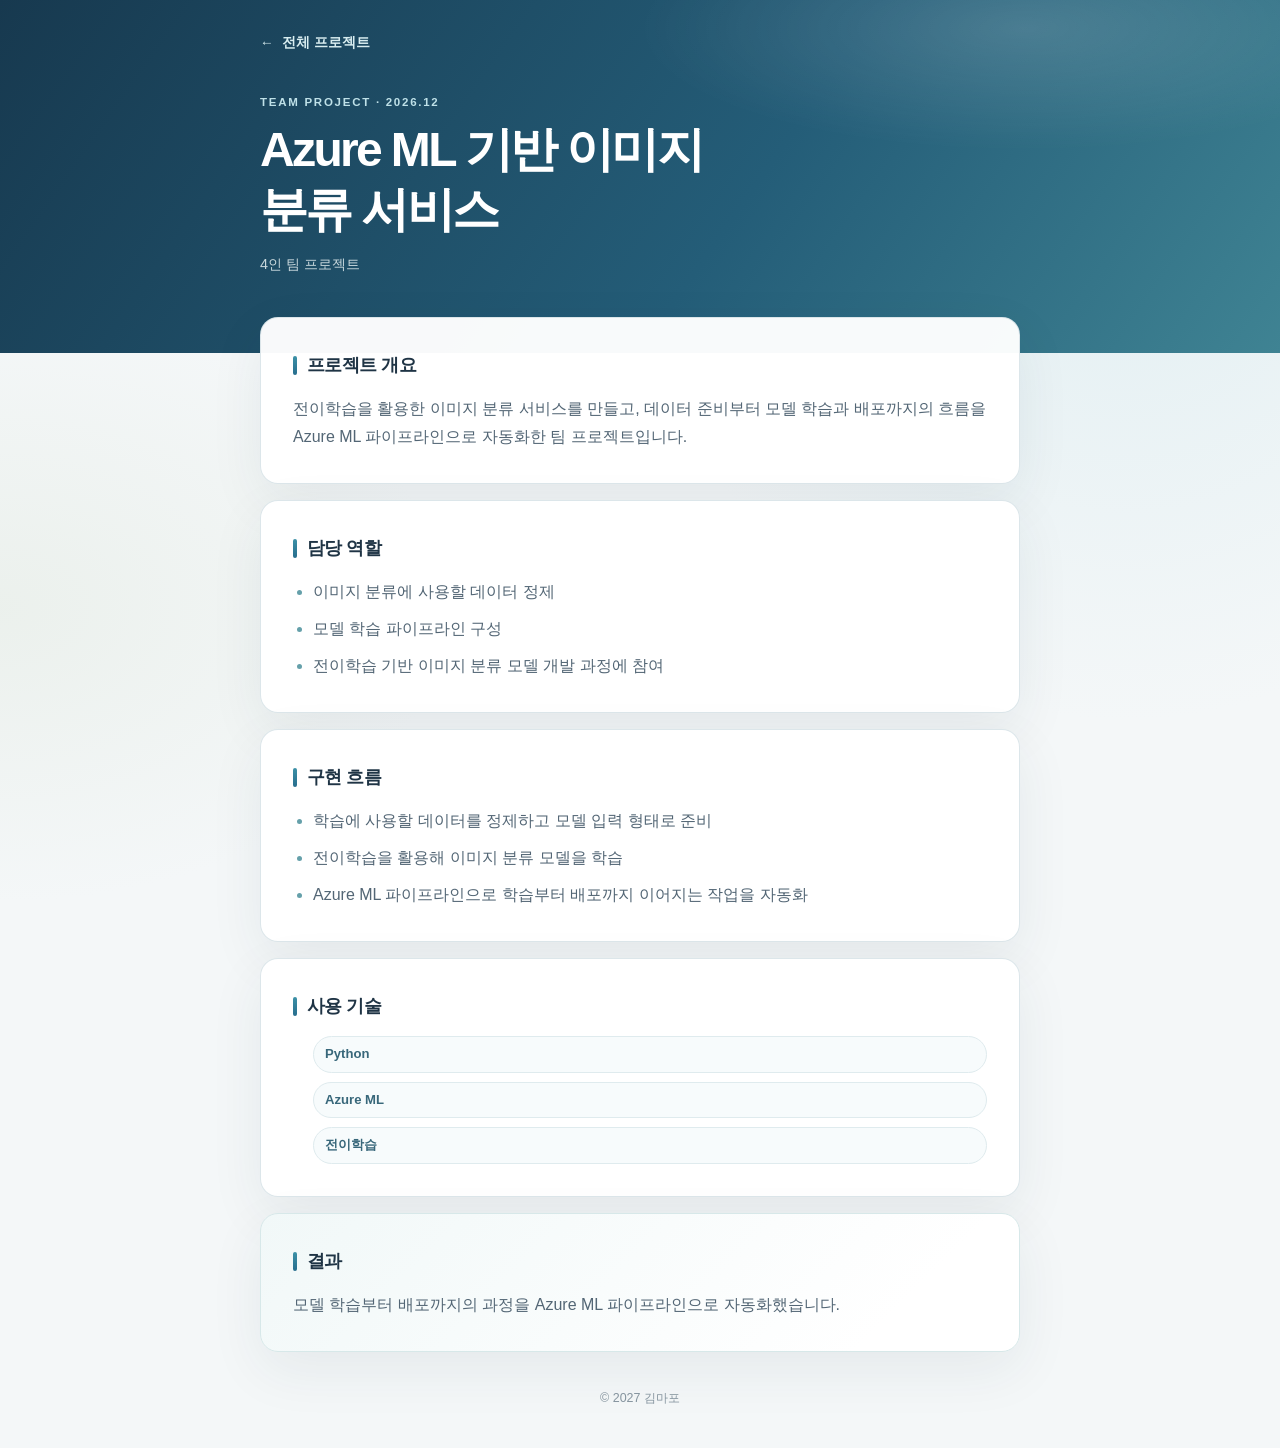
<file: project-azure-ml.html>
<!DOCTYPE html>
<html lang="ko">
  <head>
    <meta charset="utf-8">
    <meta name="viewport" content="width=device-width, initial-scale=1">
    <meta name="description" content="Azure ML 기반 이미지 분류 서비스 팀 프로젝트 상세">
    <title>Azure ML 이미지 분류 서비스 | 김마포</title>
    <link rel="stylesheet" href="style.css">
  </head>
  <body>
    <header class="detail-hero">
      <div class="detail-hero-inner">
        <a class="back-link" href="index.html#projects"><span aria-hidden="true">←</span> 전체 프로젝트</a>
        <p class="detail-kicker">TEAM PROJECT · 2026.12</p>
        <h1>Azure ML 기반 이미지 분류 서비스</h1>
        <p class="detail-meta">4인 팀 프로젝트</p>
      </div>
    </header>
    <main class="detail-main">
      <section class="detail-card">
        <h2>프로젝트 개요</h2>
        <p>전이학습을 활용한 이미지 분류 서비스를 만들고, 데이터 준비부터 모델 학습과 배포까지의 흐름을 Azure ML 파이프라인으로 자동화한 팀 프로젝트입니다.</p>
      </section>
      <section class="detail-card">
        <h2>담당 역할</h2>
        <ul>
          <li>이미지 분류에 사용할 데이터 정제</li>
          <li>모델 학습 파이프라인 구성</li>
          <li>전이학습 기반 이미지 분류 모델 개발 과정에 참여</li>
        </ul>
      </section>
      <section class="detail-card">
        <h2>구현 흐름</h2>
        <ul>
          <li>학습에 사용할 데이터를 정제하고 모델 입력 형태로 준비</li>
          <li>전이학습을 활용해 이미지 분류 모델을 학습</li>
          <li>Azure ML 파이프라인으로 학습부터 배포까지 이어지는 작업을 자동화</li>
        </ul>
      </section>
      <section class="detail-card">
        <h2>사용 기술</h2>
        <ul class="detail-tags">
          <li>Python</li>
          <li>Azure ML</li>
          <li>전이학습</li>
        </ul>
      </section>
      <section class="detail-card detail-result">
        <h2>결과</h2>
        <p>모델 학습부터 배포까지의 과정을 Azure ML 파이프라인으로 자동화했습니다.</p>
      </section>
    </main>
    <footer><p>© 2027 김마포</p></footer>
  </body>
</html>
</file>
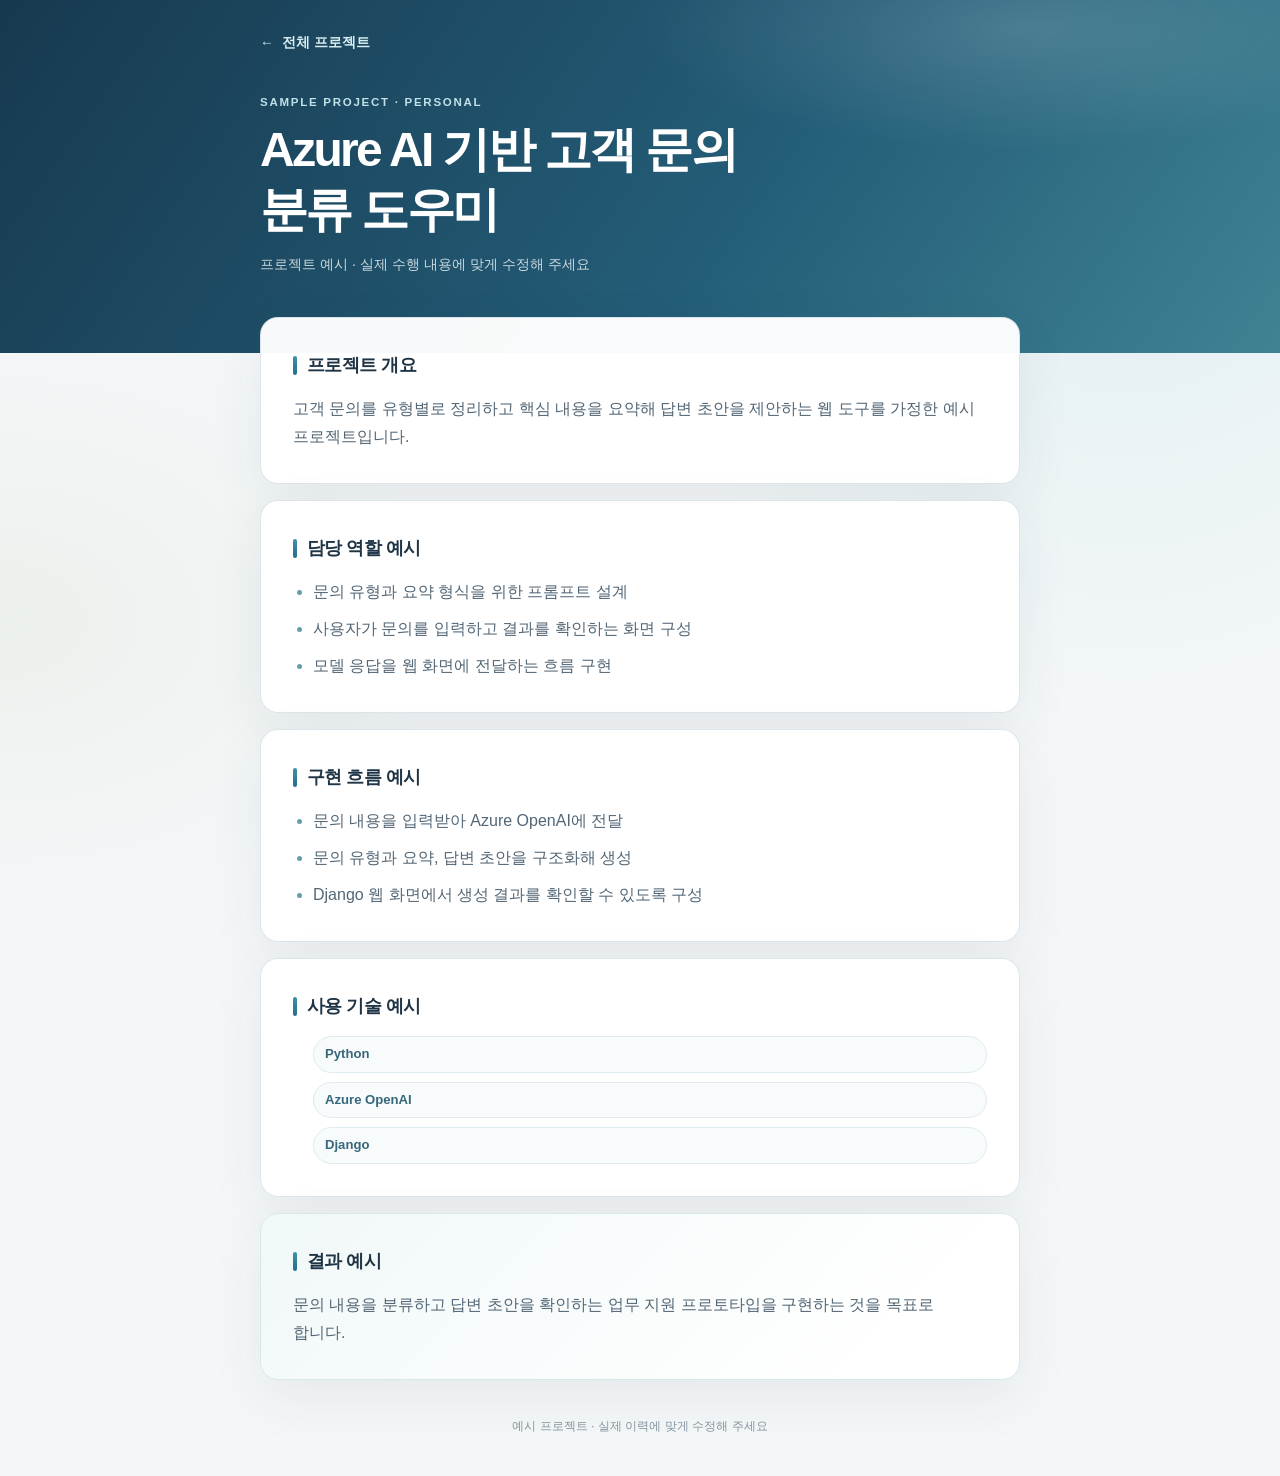
<file: project-customer-ai.html>
<!DOCTYPE html>
<html lang="ko">
  <head>
    <meta charset="utf-8">
    <meta name="viewport" content="width=device-width, initial-scale=1">
    <meta name="description" content="Azure AI 기반 고객 문의 분류 도우미 예시 프로젝트">
    <title>고객 문의 분류 도우미 예시 | 김마포</title>
    <link rel="stylesheet" href="style.css">
  </head>
  <body>
    <header class="detail-hero">
      <div class="detail-hero-inner">
        <a class="back-link" href="index.html#projects"><span aria-hidden="true">←</span> 전체 프로젝트</a>
        <p class="detail-kicker">SAMPLE PROJECT · PERSONAL</p>
        <h1>Azure AI 기반 고객 문의 분류 도우미</h1>
        <p class="detail-meta">프로젝트 예시 · 실제 수행 내용에 맞게 수정해 주세요</p>
      </div>
    </header>
    <main class="detail-main">
      <section class="detail-card">
        <h2>프로젝트 개요</h2>
        <p>고객 문의를 유형별로 정리하고 핵심 내용을 요약해 답변 초안을 제안하는 웹 도구를 가정한 예시 프로젝트입니다.</p>
      </section>
      <section class="detail-card">
        <h2>담당 역할 예시</h2>
        <ul>
          <li>문의 유형과 요약 형식을 위한 프롬프트 설계</li>
          <li>사용자가 문의를 입력하고 결과를 확인하는 화면 구성</li>
          <li>모델 응답을 웹 화면에 전달하는 흐름 구현</li>
        </ul>
      </section>
      <section class="detail-card">
        <h2>구현 흐름 예시</h2>
        <ul>
          <li>문의 내용을 입력받아 Azure OpenAI에 전달</li>
          <li>문의 유형과 요약, 답변 초안을 구조화해 생성</li>
          <li>Django 웹 화면에서 생성 결과를 확인할 수 있도록 구성</li>
        </ul>
      </section>
      <section class="detail-card">
        <h2>사용 기술 예시</h2>
        <ul class="detail-tags">
          <li>Python</li>
          <li>Azure OpenAI</li>
          <li>Django</li>
        </ul>
      </section>
      <section class="detail-card detail-result">
        <h2>결과 예시</h2>
        <p>문의 내용을 분류하고 답변 초안을 확인하는 업무 지원 프로토타입을 구현하는 것을 목표로 합니다.</p>
      </section>
    </main>
    <footer><p>예시 프로젝트 · 실제 이력에 맞게 수정해 주세요</p></footer>
  </body>
</html>
</file>
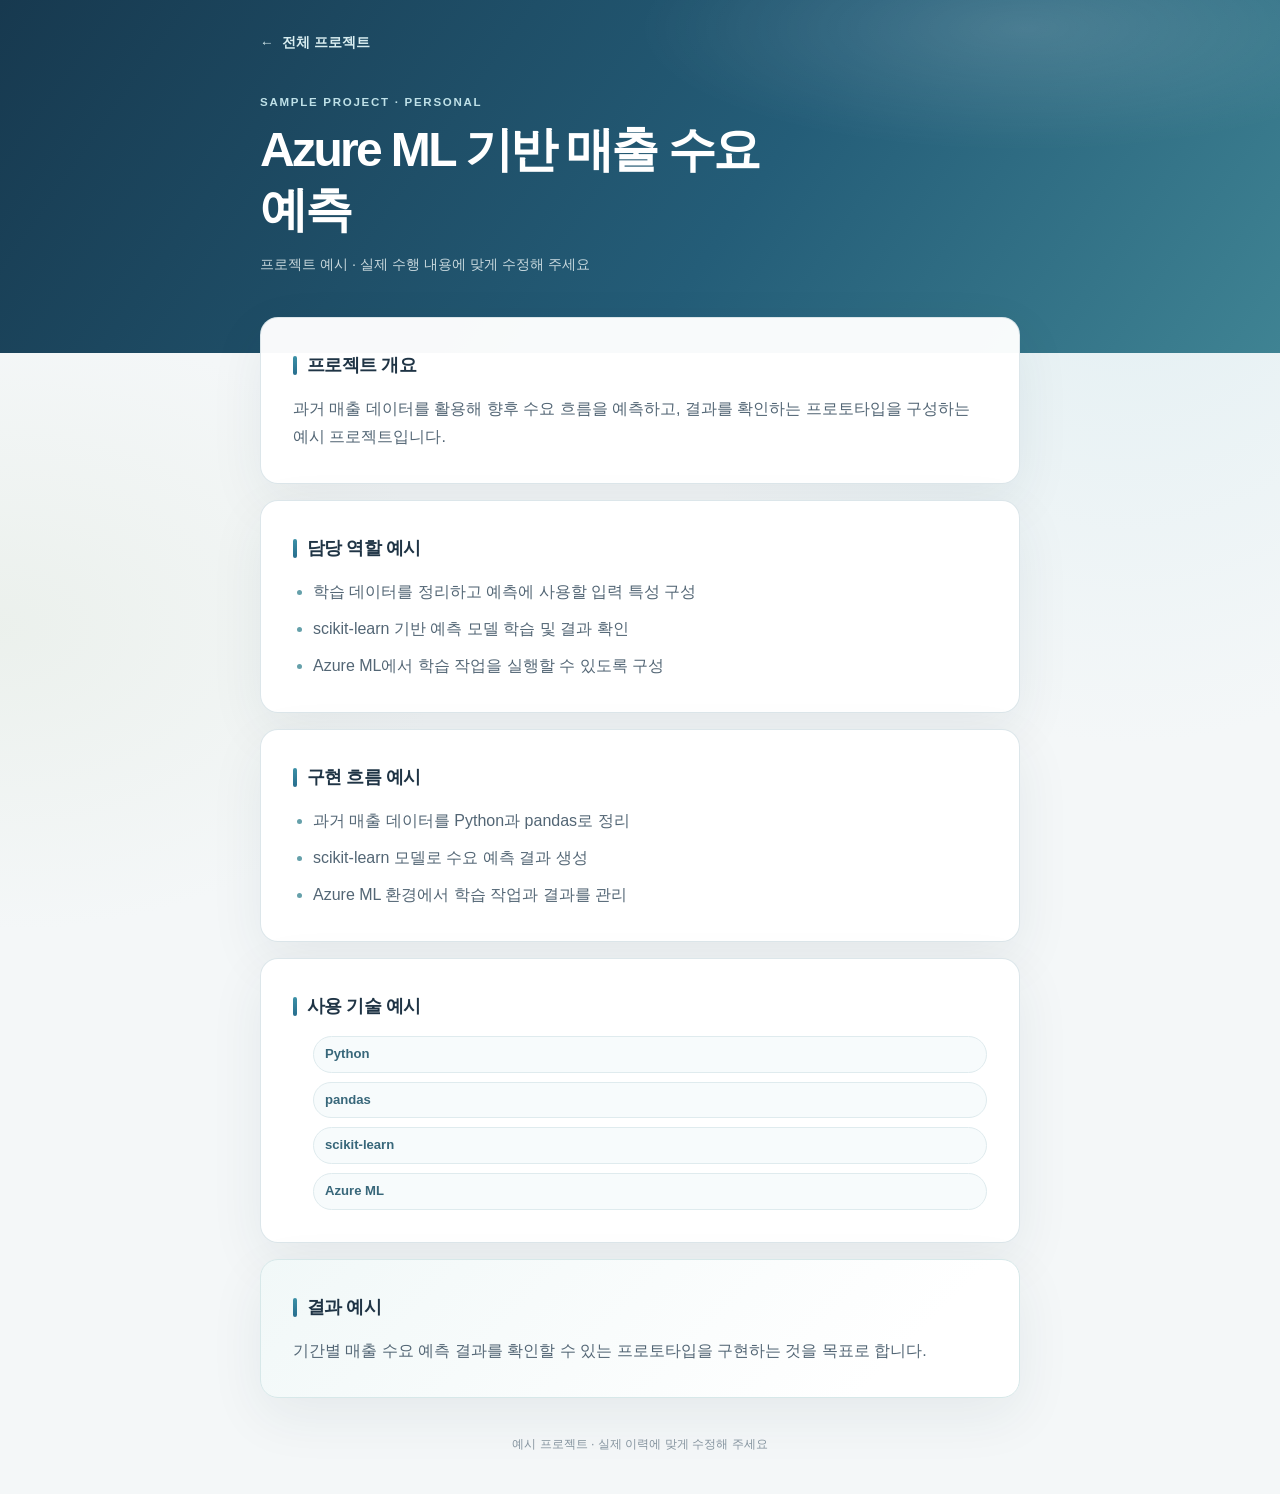
<file: project-demand-forecast.html>
<!DOCTYPE html>
<html lang="ko">
  <head>
    <meta charset="utf-8">
    <meta name="viewport" content="width=device-width, initial-scale=1">
    <meta name="description" content="Azure ML 기반 매출 수요 예측 예시 프로젝트">
    <title>매출 수요 예측 예시 | 김마포</title>
    <link rel="stylesheet" href="style.css">
  </head>
  <body>
    <header class="detail-hero">
      <div class="detail-hero-inner">
        <a class="back-link" href="index.html#projects"><span aria-hidden="true">←</span> 전체 프로젝트</a>
        <p class="detail-kicker">SAMPLE PROJECT · PERSONAL</p>
        <h1>Azure ML 기반 매출 수요 예측</h1>
        <p class="detail-meta">프로젝트 예시 · 실제 수행 내용에 맞게 수정해 주세요</p>
      </div>
    </header>
    <main class="detail-main">
      <section class="detail-card">
        <h2>프로젝트 개요</h2>
        <p>과거 매출 데이터를 활용해 향후 수요 흐름을 예측하고, 결과를 확인하는 프로토타입을 구성하는 예시 프로젝트입니다.</p>
      </section>
      <section class="detail-card">
        <h2>담당 역할 예시</h2>
        <ul>
          <li>학습 데이터를 정리하고 예측에 사용할 입력 특성 구성</li>
          <li>scikit-learn 기반 예측 모델 학습 및 결과 확인</li>
          <li>Azure ML에서 학습 작업을 실행할 수 있도록 구성</li>
        </ul>
      </section>
      <section class="detail-card">
        <h2>구현 흐름 예시</h2>
        <ul>
          <li>과거 매출 데이터를 Python과 pandas로 정리</li>
          <li>scikit-learn 모델로 수요 예측 결과 생성</li>
          <li>Azure ML 환경에서 학습 작업과 결과를 관리</li>
        </ul>
      </section>
      <section class="detail-card">
        <h2>사용 기술 예시</h2>
        <ul class="detail-tags">
          <li>Python</li>
          <li>pandas</li>
          <li>scikit-learn</li>
          <li>Azure ML</li>
        </ul>
      </section>
      <section class="detail-card detail-result">
        <h2>결과 예시</h2>
        <p>기간별 매출 수요 예측 결과를 확인할 수 있는 프로토타입을 구현하는 것을 목표로 합니다.</p>
      </section>
    </main>
    <footer><p>예시 프로젝트 · 실제 이력에 맞게 수정해 주세요</p></footer>
  </body>
</html>
</file>
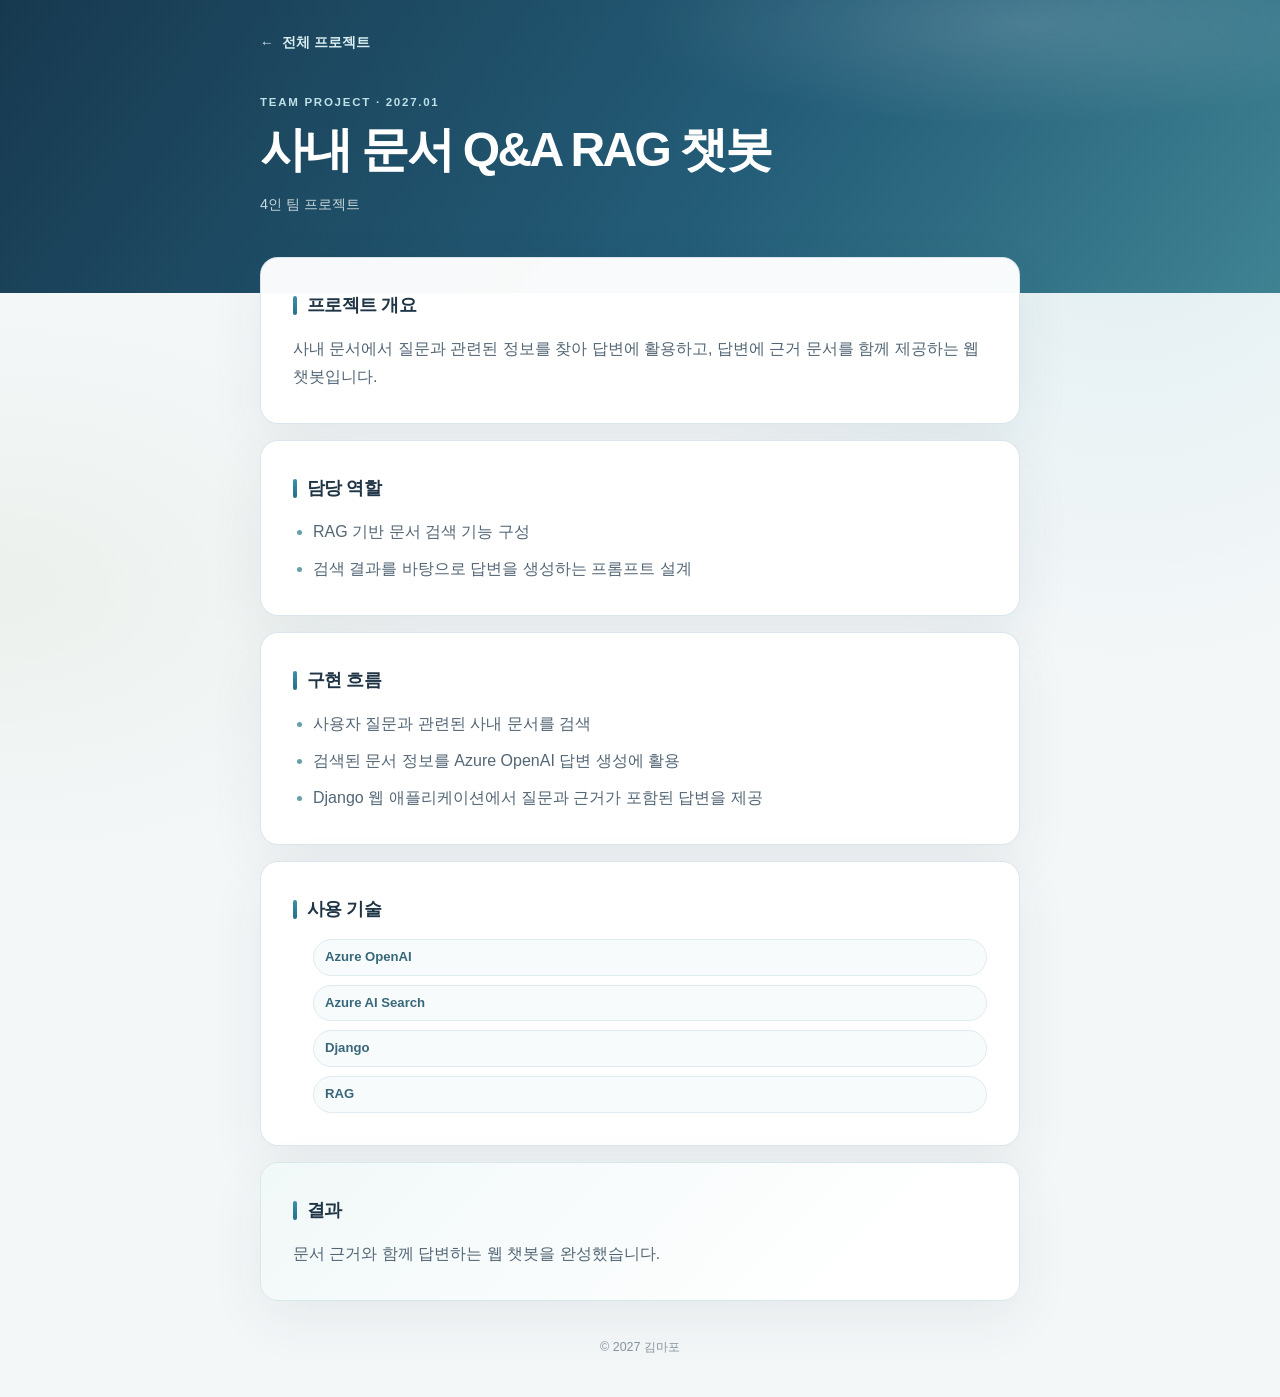
<file: project-rag-chatbot.html>
<!DOCTYPE html>
<html lang="ko">
  <head>
    <meta charset="utf-8">
    <meta name="viewport" content="width=device-width, initial-scale=1">
    <meta name="description" content="Azure 기반 사내 문서 Q&A RAG 챗봇 팀 프로젝트 상세">
    <title>사내 문서 Q&amp;A RAG 챗봇 | 김마포</title>
    <link rel="stylesheet" href="style.css">
  </head>
  <body>
    <header class="detail-hero">
      <div class="detail-hero-inner">
        <a class="back-link" href="index.html#projects"><span aria-hidden="true">←</span> 전체 프로젝트</a>
        <p class="detail-kicker">TEAM PROJECT · 2027.01</p>
        <h1>사내 문서 Q&amp;A RAG 챗봇</h1>
        <p class="detail-meta">4인 팀 프로젝트</p>
      </div>
    </header>
    <main class="detail-main">
      <section class="detail-card">
        <h2>프로젝트 개요</h2>
        <p>사내 문서에서 질문과 관련된 정보를 찾아 답변에 활용하고, 답변에 근거 문서를 함께 제공하는 웹 챗봇입니다.</p>
      </section>
      <section class="detail-card">
        <h2>담당 역할</h2>
        <ul>
          <li>RAG 기반 문서 검색 기능 구성</li>
          <li>검색 결과를 바탕으로 답변을 생성하는 프롬프트 설계</li>
        </ul>
      </section>
      <section class="detail-card">
        <h2>구현 흐름</h2>
        <ul>
          <li>사용자 질문과 관련된 사내 문서를 검색</li>
          <li>검색된 문서 정보를 Azure OpenAI 답변 생성에 활용</li>
          <li>Django 웹 애플리케이션에서 질문과 근거가 포함된 답변을 제공</li>
        </ul>
      </section>
      <section class="detail-card">
        <h2>사용 기술</h2>
        <ul class="detail-tags">
          <li>Azure OpenAI</li>
          <li>Azure AI Search</li>
          <li>Django</li>
          <li>RAG</li>
        </ul>
      </section>
      <section class="detail-card detail-result">
        <h2>결과</h2>
        <p>문서 근거와 함께 답변하는 웹 챗봇을 완성했습니다.</p>
      </section>
    </main>
    <footer><p>© 2027 김마포</p></footer>
  </body>
</html>
</file>
<file: style.css>
:root {
  color-scheme: light;
  --ink: #1f3445;
  --muted: #647688;
  --accent: #276d8d;
  --accent-soft: #eaf4f7;
  --paper: #ffffff;
  --line: #e4ebef;
  --shadow: 0 18px 55px rgb(31 52 69 / 7%);
}

* {
  box-sizing: border-box;
}

html {
  scroll-behavior: smooth;
}

body {
  margin: 0;
  background:
    radial-gradient(ellipse at 88% 8%, rgb(205 230 236 / 52%), transparent 32rem),
    radial-gradient(ellipse at 0% 42%, rgb(232 238 232 / 72%), transparent 28rem),
    #f4f7f8;
  color: var(--ink);
  font-family: "Apple SD Gothic Neo", "Malgun Gothic", sans-serif;
  line-height: 1.75;
  scroll-behavior: smooth;
  -webkit-font-smoothing: antialiased;
}

.hero {
  position: relative;
  display: grid;
  grid-template-columns: 152px minmax(0, 620px);
  grid-template-rows: auto auto auto auto;
  align-content: center;
  justify-content: center;
  column-gap: 34px;
  min-height: 350px;
  padding: 64px 24px 82px;
  overflow: hidden;
  background:
    radial-gradient(ellipse at 78% 15%, rgb(255 255 255 / 17%), transparent 24rem),
    linear-gradient(125deg, #17394f, #245d78 58%, #3f8393);
  color: #fff;
}

.hero::before,
.hero::after {
  position: absolute;
  border: 1px solid rgb(255 255 255 / 12%);
  border-radius: 50%;
  content: "";
  pointer-events: none;
}

.hero::before {
  top: -240px;
  right: -100px;
  width: 560px;
  height: 560px;
}

.hero::after {
  right: 130px;
  bottom: -340px;
  width: 520px;
  height: 520px;
}

.photo {
  z-index: 1;
  grid-column: 1;
  grid-row: 1 / span 4;
  align-self: center;
  width: 144px;
  height: 144px;
  border: 5px solid rgb(255 255 255 / 86%);
  border-radius: 50%;
  object-fit: cover;
  box-shadow: 0 12px 30px rgb(5 28 42 / 25%);
}

.hero-kicker {
  z-index: 1;
  grid-column: 2;
  grid-row: 1;
  margin: 0 0 4px;
  color: #bfe1e8;
  font-size: 0.72rem;
  font-weight: 700;
  letter-spacing: 0.16em;
}

.hero-kicker span {
  padding: 0 5px;
  color: #83c4ce;
}

.hero h1 {
  z-index: 1;
  grid-column: 2;
  grid-row: 2;
  margin: 0;
  font-size: clamp(2.5rem, 6vw, 3.5rem);
  font-weight: 750;
  letter-spacing: -0.065em;
  line-height: 1.2;
}

.hero h2 {
  z-index: 1;
  grid-column: 2;
  grid-row: 3;
  margin: 8px 0 0;
  color: #d8edf0;
  font-size: clamp(1rem, 2.4vw, 1.25rem);
  font-weight: 500;
  letter-spacing: -0.025em;
}

.hero-description {
  z-index: 1;
  grid-column: 2;
  grid-row: 4;
  margin: 12px 0 0;
  color: rgb(242 250 250 / 84%);
  font-size: 0.98rem;
}

.print-button,
.theme-button {
  display: inline-flex;
  align-items: center;
  justify-content: center;
  gap: 10px;
  width: 100%;
  min-height: 42px;
  padding: 9px 15px;
  border: 1px solid #276d8d;
  border-radius: 10px;
  background: #276d8d;
  color: #fff;
  font: inherit;
  font-size: 0.84rem;
  font-weight: 700;
  cursor: pointer;
  transition: background-color 160ms ease, border-color 160ms ease, color 160ms ease, transform 160ms ease;
}

.theme-button {
  border-color: #d3e2e7;
  background: rgb(255 255 255 / 92%);
  color: #275870;
}

.print-button:hover {
  transform: translateY(-1px);
  background: #1f5b77;
}

.theme-button:hover {
  transform: translateY(-1px);
  border-color: #b4cfd8;
  background: #eaf4f7;
}

.print-button:focus-visible,
.theme-button:focus-visible {
  outline: 3px solid #87bfce;
  outline-offset: 3px;
}

.print-button span,
.theme-button span {
  font-size: 1rem;
}

main {
  position: relative;
  display: grid;
  gap: 18px;
  width: min(100% - 36px, 760px);
  margin: -34px auto 0;
  padding-bottom: 28px;
}

.card {
  padding: clamp(24px, 4vw, 34px);
  border: 1px solid rgb(216 227 232 / 80%);
  border-radius: 20px;
  background: rgb(255 255 255 / 96%);
  box-shadow: var(--shadow);
  scroll-margin-top: 28px;
}

.card > h2 {
  display: flex;
  align-items: center;
  gap: 11px;
  margin: 0 0 18px;
  color: var(--ink);
  font-size: 1.2rem;
  font-weight: 750;
  letter-spacing: -0.035em;
}

.card > h2::before {
  width: 4px;
  height: 21px;
  border-radius: 9px;
  background: linear-gradient(180deg, #3c91a7, #276d8d);
  content: "";
}

.card > p {
  margin: 0;
  color: #465b6d;
  line-height: 1.95;
  word-break: keep-all;
}

.about-highlights {
  display: grid;
  grid-template-columns: repeat(auto-fit, minmax(190px, 1fr));
  gap: 12px;
  margin-top: 18px;
}

.highlight-box {
  padding: 15px 16px;
  border: 1px solid #e1eaee;
  border-radius: 13px;
  background: linear-gradient(145deg, #fbfdfe, #f3f8fa);
}

.highlight-label {
  display: block;
  margin-bottom: 4px;
  color: #3f8195;
  font-size: 0.68rem;
  font-weight: 750;
  letter-spacing: 0.08em;
}

.highlight-box strong {
  display: block;
  color: #294658;
  font-size: 0.9rem;
  font-weight: 750;
}

.highlight-box p {
  margin: 6px 0 0;
  color: #667885;
  font-size: 0.78rem;
  line-height: 1.55;
  word-break: keep-all;
}

.skills,
.links {
  display: flex;
  flex-wrap: wrap;
  gap: 10px;
  margin: 0;
  padding: 0;
  list-style: none;
}

.skills {
  display: grid;
  grid-template-columns: repeat(auto-fit, minmax(175px, 1fr));
  gap: 12px;
}

.skill-item {
  min-width: 0;
  padding: 16px;
  border: 1px solid #e1eaee;
  border-radius: 13px;
  background: linear-gradient(145deg, #fbfdfe, #f5f9fa);
}

.skill-heading {
  display: flex;
  align-items: center;
  justify-content: space-between;
  gap: 8px;
  color: #30495b;
  font-size: 0.9rem;
  font-weight: 650;
}

.level {
  flex: none;
  padding: 3px 8px;
  border-radius: 999px;
  background: #e6f2f4;
  color: #397583;
  font-size: 0.7rem;
  font-weight: 700;
}

.skill-meter {
  display: grid;
  grid-template-columns: repeat(3, 1fr);
  gap: 5px;
  margin-top: 15px;
}

.skill-meter span {
  height: 6px;
  border-radius: 999px;
  background: #e2e9ec;
}

.skill-meter .filled {
  background: linear-gradient(90deg, #43889a, #65acb2);
}

.skill-note {
  margin: 10px 0 0;
  color: #72818d;
  font-size: 0.76rem;
  line-height: 1.5;
  word-break: keep-all;
}

.project {
  display: flex;
  flex-direction: column;
  margin-top: 14px;
  padding: 21px 22px;
  border: 1px solid var(--line);
  border-radius: 15px;
  background: linear-gradient(135deg, #fff, #f9fbfc);
  transition: border-color 180ms ease, box-shadow 180ms ease, transform 180ms ease;
}

#projects {
  display: grid;
  grid-template-columns: repeat(2, minmax(0, 1fr));
  gap: 14px;
}

.project-header {
  grid-column: 1 / -1;
  display: flex;
  flex-wrap: wrap;
  align-items: center;
  justify-content: space-between;
  gap: 12px;
}

.project-header > h2 {
  display: flex;
  align-items: center;
  gap: 11px;
  margin: 0;
  color: var(--ink);
  font-size: 1.2rem;
  font-weight: 750;
  letter-spacing: -0.035em;
}

.project-header > h2::before {
  width: 4px;
  height: 21px;
  border-radius: 9px;
  background: linear-gradient(180deg, #3c91a7, #276d8d);
  content: "";
}

.project-filters {
  display: flex;
  flex-wrap: wrap;
  gap: 6px;
}

.filter-chip {
  padding: 5px 11px;
  border: 1px solid #d8e5ea;
  border-radius: 999px;
  background: #f8fbfc;
  color: #5c7080;
  font: inherit;
  font-size: 0.76rem;
  font-weight: 650;
  cursor: pointer;
  transition: background-color 150ms ease, border-color 150ms ease, color 150ms ease;
}

.filter-chip:hover {
  border-color: #b7d2dc;
  color: var(--accent);
}

.filter-chip.is-active {
  border-color: var(--accent);
  background: var(--accent);
  color: #fff;
}

#projects > .project {
  margin-top: 0;
}

#projects > .project[hidden] {
  display: none;
}

.sample-badge {
  align-self: flex-start;
  margin-bottom: 9px;
  padding: 3px 8px;
  border: 1px solid #eadfbe;
  border-radius: 999px;
  background: #fff8e7;
  color: #856c37;
  font-size: 0.67rem;
  font-weight: 750;
}

.project:first-of-type {
  margin-top: 0;
}

.project:hover {
  transform: translateY(-2px);
  border-color: #c4dce3;
  box-shadow: 0 10px 24px rgb(31 52 69 / 7%);
}

.project h3 {
  margin: 0;
  color: #285d77;
  font-size: 1.04rem;
  font-weight: 750;
  letter-spacing: -0.025em;
  line-height: 1.55;
}

.project h3 a {
  color: inherit;
  text-decoration: none;
}

.project h3 a:hover {
  color: var(--accent);
}

.meta {
  margin: 5px 0 12px;
  color: #82909b;
  font-size: 0.82rem;
  font-weight: 550;
}

.project ul,
.card > ul:not(.skills):not(.links) {
  display: grid;
  gap: 7px;
  margin: 0;
  padding-left: 19px;
  color: #536675;
  font-size: 0.9rem;
}

.project li::marker,
.card > ul:not(.skills):not(.links) li::marker {
  color: #65a0aa;
}

.education-records {
  display: grid;
  gap: 12px;
}

.education-record {
  padding: 18px 20px;
  border: 1px solid var(--line);
  border-radius: 14px;
  background: linear-gradient(135deg, #fff, #f9fbfc);
}

.record-label {
  margin: 0 0 5px;
  color: #428296;
  font-size: 0.7rem;
  font-weight: 750;
  letter-spacing: 0.06em;
}

.record-heading {
  display: flex;
  align-items: baseline;
  justify-content: space-between;
  gap: 14px;
}

.record-heading h3 {
  margin: 0;
  color: #2c4658;
  font-size: 0.98rem;
  font-weight: 750;
  letter-spacing: -0.025em;
  word-break: keep-all;
}

.record-period {
  flex: none;
  color: #82909b;
  font-size: 0.76rem;
  font-variant-numeric: tabular-nums;
}

.record-detail {
  margin: 5px 0 0;
  color: #657684;
  font-size: 0.86rem;
  word-break: keep-all;
}

.record-detail + .record-detail {
  margin-top: 2px;
}

.record-tags {
  display: flex;
  flex-wrap: wrap;
  gap: 7px;
  margin: 12px 0 0;
  padding: 0;
  list-style: none;
}

.record-tags li {
  padding: 4px 9px;
  border-radius: 999px;
  background: #eaf4f6;
  color: #416e7d;
  font-size: 0.72rem;
  font-weight: 650;
}

.credential-groups {
  display: grid;
  gap: 12px;
}

.credential-group {
  padding: 17px 19px;
  border: 1px solid var(--line);
  border-radius: 14px;
  background: linear-gradient(135deg, #fff, #f9fbfc);
}

.credential-summary {
  margin: 0 0 11px;
  color: #687a87;
  font-size: 0.84rem;
}

.credential-group ul {
  display: grid;
  gap: 7px;
  margin: 0;
  padding-left: 18px;
  color: #465d6e;
  font-size: 0.88rem;
}

.credential-group li::marker {
  color: #65a0aa;
}

.credential-group strong {
  color: #2c5367;
}

.section-intro {
  margin: -5px 0 17px;
  color: #647688;
  font-size: 0.9rem;
  word-break: keep-all;
}

.project-more {
  display: inline-flex;
  align-items: center;
  gap: 7px;
  margin-top: auto;
  padding-top: 15px;
  color: var(--accent);
  font-size: 0.83rem;
  font-weight: 750;
  text-decoration: none;
}

.project-more span {
  transition: transform 160ms ease;
}

.project-more:hover span {
  transform: translateX(4px);
}

.links a,
.copy-link-button {
  display: inline-flex;
  align-items: center;
  min-height: 42px;
  padding: 8px 15px;
  border: 1px solid #dbe8ec;
  border-radius: 11px;
  background: #f8fbfc;
  color: #28677f;
  font: inherit;
  font-size: 0.9rem;
  font-weight: 700;
  text-decoration: none;
  cursor: pointer;
  transition: background-color 160ms ease, border-color 160ms ease, transform 160ms ease;
}

.links a:hover,
.copy-link-button:hover {
  transform: translateY(-1px);
  border-color: #b8d6de;
  background: #edf6f8;
}

.section-index {
  position: fixed;
  z-index: 5;
  top: 50%;
  left: max(20px, calc((100vw - 1160px) / 2));
  transform: translateY(-50%);
}

.section-index ol {
  display: grid;
  gap: 4px;
  margin: 0;
  padding: 9px;
  list-style: none;
  border: 1px solid rgb(218 229 233 / 88%);
  border-radius: 15px;
  background: rgb(255 255 255 / 91%);
  box-shadow: 0 8px 24px rgb(31 52 69 / 9%);
  backdrop-filter: blur(14px);
}

.section-index a {
  display: flex;
  align-items: center;
  gap: 9px;
  min-width: 112px;
  padding: 8px 10px;
  border-radius: 9px;
  color: #687b89;
  font-size: 0.78rem;
  font-weight: 650;
  text-decoration: none;
  transition: background-color 160ms ease, color 160ms ease;
}

.section-index a span:first-child {
  color: #a0afb9;
  font-size: 0.67rem;
  font-variant-numeric: tabular-nums;
}

.section-index a:hover,
.section-index a[aria-current="location"] {
  background: var(--accent-soft);
  color: var(--accent);
}

.section-index a[aria-current="location"] span:first-child {
  color: var(--accent);
}

.section-index-actions {
  display: grid;
  gap: 6px;
  margin-top: 8px;
}

html[data-theme="dark"] {
  color-scheme: dark;
  --ink: #e4eef4;
  --muted: #98aab8;
  --accent: #5cb3cc;
  --accent-soft: #1a3545;
  --paper: #15232e;
  --line: #263947;
  --shadow: 0 18px 55px rgb(0 0 0 / 35%);
}

html[data-theme="dark"] body {
  background: #0f1a22;
  color: var(--ink);
}

html[data-theme="dark"] .card,
html[data-theme="dark"] .detail-card {
  border-color: #243847;
  background: rgb(21 35 46 / 96%);
}

html[data-theme="dark"] .card > p,
html[data-theme="dark"] .detail-card p,
html[data-theme="dark"] .detail-card ul,
html[data-theme="dark"] .project ul,
html[data-theme="dark"] .credential-group ul {
  color: #b7c8d4;
}

html[data-theme="dark"] .highlight-box,
html[data-theme="dark"] .skill-item,
html[data-theme="dark"] .project,
html[data-theme="dark"] .education-record,
html[data-theme="dark"] .credential-group {
  border-color: #263a49;
  background: linear-gradient(145deg, #182834, #14222c);
}

html[data-theme="dark"] .highlight-box strong,
html[data-theme="dark"] .skill-heading,
html[data-theme="dark"] .record-heading h3,
html[data-theme="dark"] .credential-group strong {
  color: #e2eef5;
}

html[data-theme="dark"] .highlight-box p,
html[data-theme="dark"] .skill-note,
html[data-theme="dark"] .record-detail,
html[data-theme="dark"] .credential-summary {
  color: #9cb0be;
}

html[data-theme="dark"] .project h3 {
  color: #77c4da;
}

html[data-theme="dark"] .level,
html[data-theme="dark"] .record-tags li,
html[data-theme="dark"] .detail-tags li {
  border-color: #2a4556;
  background: #1c3442;
  color: #8ad0e3;
}

html[data-theme="dark"] .skill-meter span {
  background: #273b49;
}

html[data-theme="dark"] .filter-chip {
  border-color: #2b4353;
  background: #172733;
  color: #a6bac7;
}

html[data-theme="dark"] .filter-chip.is-active {
  border-color: var(--accent);
  background: var(--accent);
  color: #0e1b24;
}

html[data-theme="dark"] .links a,
html[data-theme="dark"] .copy-link-button {
  border-color: #2a4353;
  background: #172834;
  color: #7bc7dc;
}

html[data-theme="dark"] .section-index ol {
  border-color: #263b4a;
  background: rgb(20 33 43 / 92%);
}

html[data-theme="dark"] .section-index a {
  color: #9fb2c0;
}

html[data-theme="dark"] .theme-button {
  border-color: #2c4657;
  background: #182a37;
  color: #cbe6ef;
}

footer {
  padding: 4px 16px 38px;
  color: #8796a1;
  font-size: 0.78rem;
  text-align: center;
}

footer p {
  margin: 0;
}

.detail-hero {
  padding: 28px 24px 76px;
  background:
    radial-gradient(ellipse at 80% 8%, rgb(255 255 255 / 15%), transparent 24rem),
    linear-gradient(125deg, #17394f, #245d78 58%, #3f8393);
  color: #fff;
}

.detail-hero-inner,
.detail-main {
  width: min(100% - 36px, 760px);
  margin-right: auto;
  margin-left: auto;
}

.back-link {
  display: inline-flex;
  align-items: center;
  gap: 8px;
  margin-bottom: 37px;
  color: #d8edf0;
  font-size: 0.86rem;
  font-weight: 650;
  text-decoration: none;
}

.back-link:hover {
  color: #fff;
}

.detail-kicker {
  margin: 0 0 8px;
  color: #bfe1e8;
  font-size: 0.72rem;
  font-weight: 700;
  letter-spacing: 0.15em;
}

.detail-hero h1 {
  max-width: 20ch;
  margin: 0;
  font-size: clamp(2rem, 5vw, 3rem);
  letter-spacing: -0.055em;
  line-height: 1.25;
  word-break: keep-all;
}

.detail-meta {
  margin: 12px 0 0;
  color: rgb(242 250 250 / 80%);
  font-size: 0.9rem;
}

.detail-main {
  display: grid;
  gap: 16px;
  margin-top: -36px;
  padding-bottom: 32px;
}

.detail-card {
  padding: clamp(23px, 4vw, 32px);
  border: 1px solid rgb(216 227 232 / 88%);
  border-radius: 18px;
  background: rgb(255 255 255 / 97%);
  box-shadow: var(--shadow);
}

.detail-card h2 {
  display: flex;
  align-items: center;
  gap: 10px;
  margin: 0 0 14px;
  font-size: 1.1rem;
  letter-spacing: -0.03em;
}

.detail-card h2::before {
  width: 4px;
  height: 19px;
  border-radius: 9px;
  background: linear-gradient(180deg, #3c91a7, #276d8d);
  content: "";
}

.detail-card p {
  margin: 0;
  color: #536675;
  word-break: keep-all;
}

.detail-card ul {
  display: grid;
  gap: 9px;
  margin: 0;
  padding-left: 20px;
  color: #536675;
}

.detail-card li::marker {
  color: #65a0aa;
}

.detail-result {
  border-color: #d7e8e9;
  background: linear-gradient(135deg, #f1f8f8, #fff 82%);
}

.detail-tags {
  display: flex;
  flex-wrap: wrap;
  gap: 8px;
  margin: 0;
  padding: 0;
  list-style: none;
}

.detail-tags li {
  padding: 6px 11px;
  border: 1px solid #dfebee;
  border-radius: 999px;
  background: #f7fbfc;
  color: #38677a;
  font-size: 0.82rem;
  font-weight: 650;
}

@media (max-width: 1120px) {
  .section-index {
    top: auto;
    right: 12px;
    bottom: 12px;
    left: 12px;
    transform: none;
  }

  .section-index ol {
    display: flex;
    justify-content: space-around;
    gap: 2px;
    padding: 6px;
  }

  .section-index a {
    justify-content: center;
    min-width: 0;
    padding: 9px 10px;
  }

  .index-label {
    display: none;
  }

  body {
    padding-bottom: 122px;
  }
}

@media (max-width: 700px) {
  .hero {
    grid-template-columns: 1fr;
    grid-template-rows: auto auto auto auto auto;
    justify-items: center;
    min-height: 0;
    padding: 48px 22px 66px;
    text-align: center;
  }

  .photo {
    grid-column: 1;
    grid-row: 1;
    width: 116px;
    height: 116px;
    margin-bottom: 20px;
  }

  .hero-kicker {
    grid-column: 1;
    grid-row: 2;
    font-size: 0.65rem;
  }

  .hero h1 {
    grid-column: 1;
    grid-row: 3;
  }

  .hero h2 {
    grid-column: 1;
    grid-row: 4;
  }

  .hero-description {
    grid-column: 1;
    grid-row: 5;
    max-width: 34ch;
    font-size: 0.9rem;
  }

  .section-index-actions {
    display: flex;
    justify-content: center;
    gap: 8px;
    margin-top: 7px;
  }

  .section-index-actions .print-button,
  .section-index-actions .theme-button {
    width: auto;
    min-height: 36px;
    padding: 6px 14px;
    font-size: 0.78rem;
  }

  main {
    width: min(100% - 28px, 600px);
    gap: 13px;
    margin-top: -27px;
  }

  .card {
    border-radius: 17px;
  }

  .project {
    padding: 18px;
  }

  #projects {
    grid-template-columns: 1fr;
    gap: 12px;
  }

  .education-record {
    padding: 16px;
  }

  .record-heading {
    align-items: flex-start;
    flex-direction: column;
    gap: 2px;
  }

  .detail-hero {
    padding: 23px 0 66px;
  }

  .detail-hero-inner,
  .detail-main {
    width: min(100% - 28px, 600px);
  }

  .back-link {
    margin-bottom: 28px;
  }

  .card > p {
    font-size: 0.93rem;
  }
}

@media (max-width: 380px) {
  .section-index {
    right: 7px;
    bottom: 8px;
    left: 7px;
  }

  .section-index a {
    padding: 8px 6px;
  }

  .section-index a span:first-child {
    font-size: 0.62rem;
  }
}

@media (prefers-reduced-motion: reduce) {
  html,
  body {
    scroll-behavior: auto;
  }

  *,
  *::before,
  *::after {
    transition-duration: 0.01ms !important;
  }
}

@media print {
  body {
    background: #fff;
    color: #111;
    font-size: 10pt;
    -webkit-print-color-adjust: exact;
    print-color-adjust: exact;
  }

  .section-index {
    display: none !important;
  }

  .hero {
    min-height: 0;
    padding: 24px;
    background: #fff;
    color: #111;
  }

  .hero::before,
  .hero::after {
    display: none;
  }

  .hero-kicker,
  .hero h2,
  .hero-description {
    color: #444;
  }

  main {
    width: 100%;
    max-width: 760px;
    margin: 0 auto;
    gap: 10px;
  }

  .card,
  .project,
  .education-record,
  .credential-group {
    break-inside: avoid;
    box-shadow: none;
  }

  footer {
    padding-bottom: 0;
  }
}
</file>
